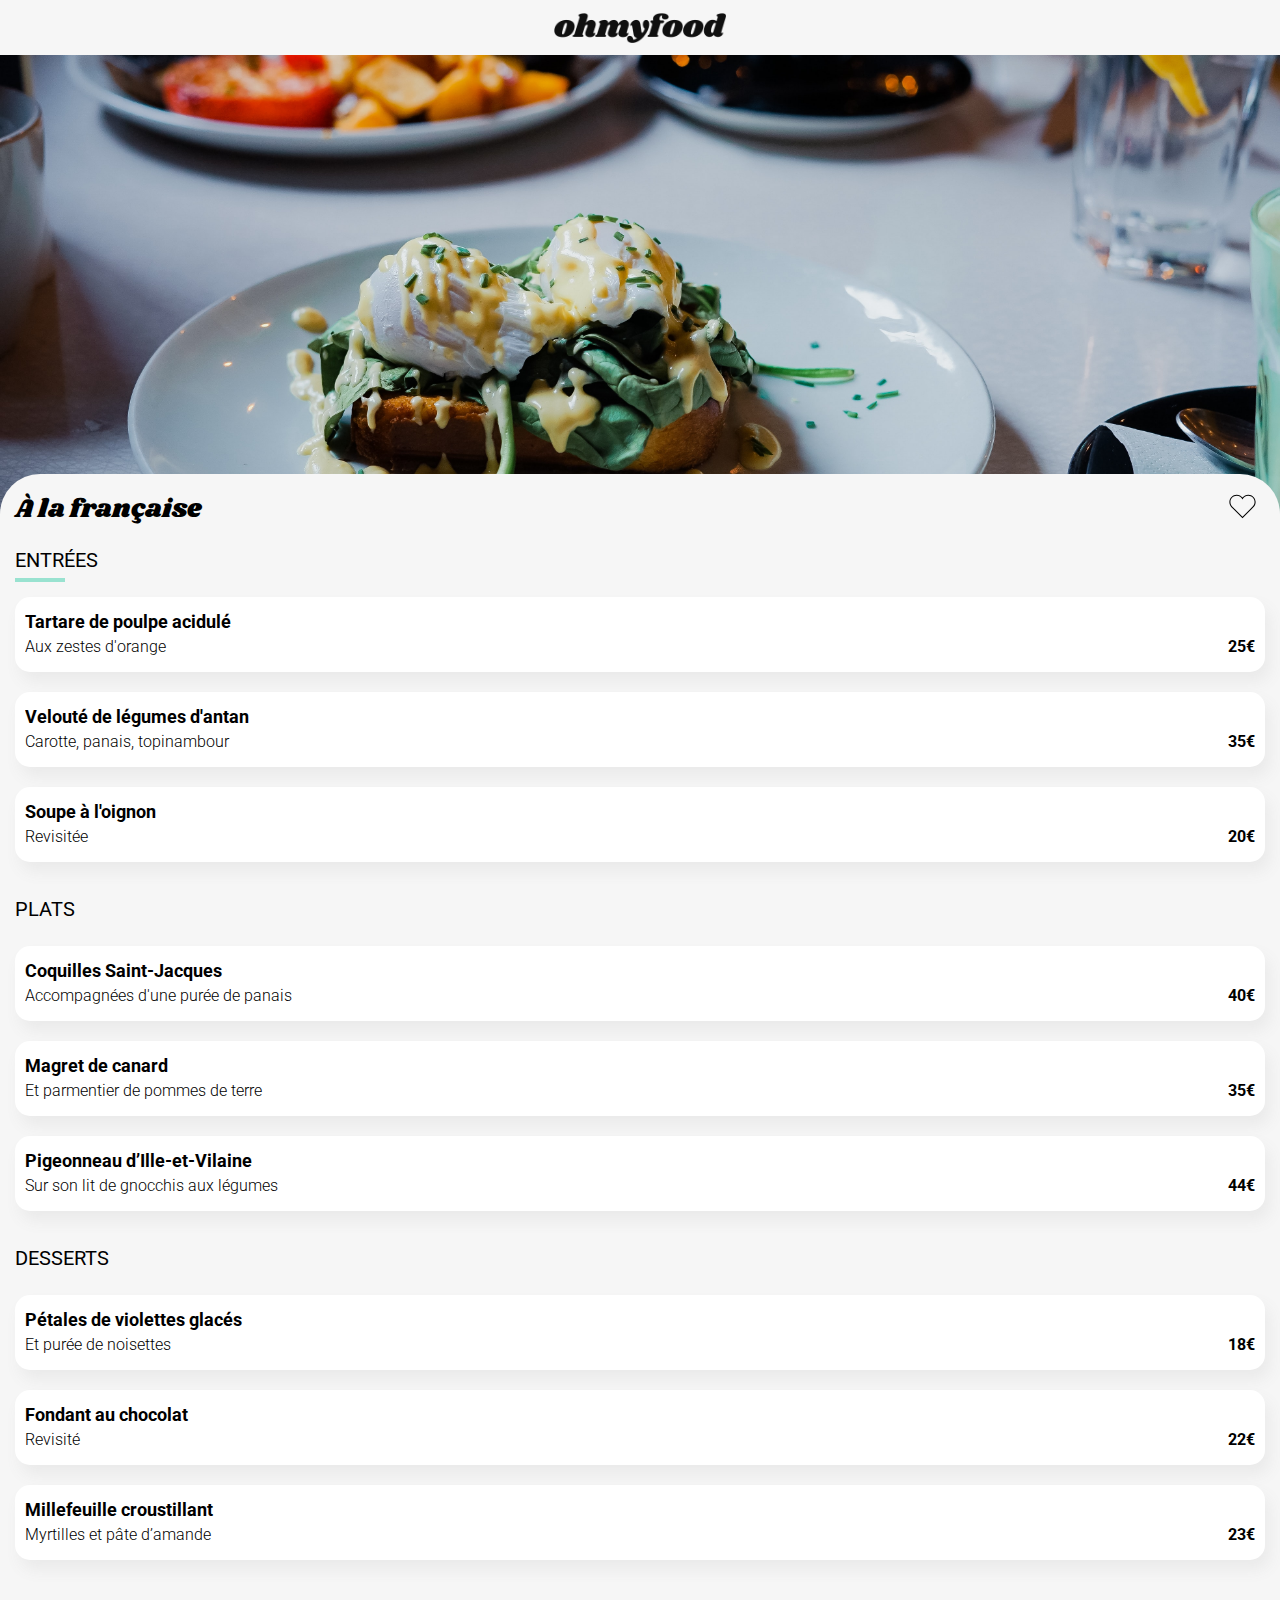
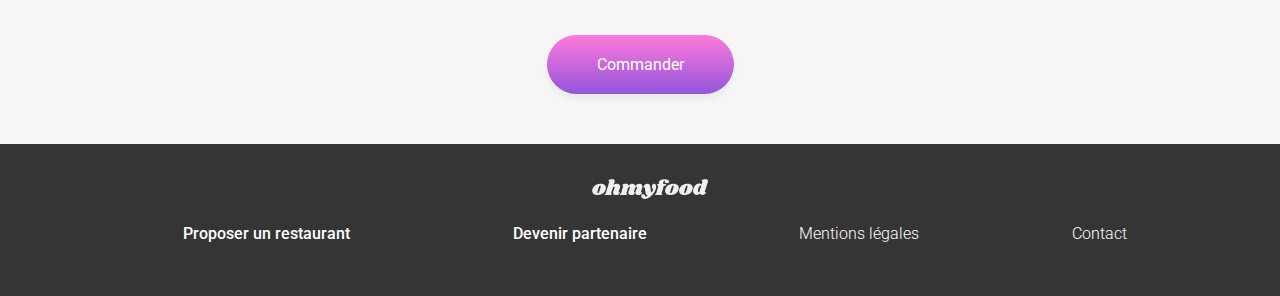
<file: alafrancaise.html>
<!DOCTYPE html>
<html lang="fr">

<head>
    <meta charset="UTF-8">
    <meta name="viewport" content="width=device-width, initial-scale=1" />
    <link rel="stylesheet" href="css/main.css">
    <link rel="stylesheet" href="https://maxst.icons8.com/vue-static/landings/line-awesome/line-awesome/1.3.0/css/line-awesome.min.css">
    <link rel="preconnect" href="https://fonts.googleapis.com">
    <link rel="preconnect" href="https://fonts.gstatic.com" crossorigin>
    <link href="https://fonts.googleapis.com/css2?family=Roboto:wght@100;300;400;500;700&family=Shrikhand&display=swap" rel="stylesheet">
    <title>Oh My Food</title>
</head>

<body class="fond__gris">
    <!-- LOGO -->
    <header>
        <div class="retour">
            <a href="index.html">
                <i class="las la-arrow-left"></i>
            </a>
        </div>

        <div class="logo">
            <a href="">
                <img src="images/logo/ohmyfood.png" alt="Logo du site"/>
            </a>
        </div>
    </header>
    <!-- PHOTO DU MENU -->
    <div class="photo">
        <img class="photo__menu" src="images/restaurants/toa-heftiba-DQKerTsQwi0-unsplash.jpg" alt="Une assiète sur une table"/>
    </div>
    
    <main>
        <!-- CONTENU DU MENU-->
        <div class="contenu__menu fond__gris">
            <div class="contenu__menu__titre-coeur">
                <h1>À la française</h1>
                <div class="coeur__conteneur">
                    <img class="coeur__vide" src="./images/icone/coeur_vide.svg" alt="Un coeur vide">
                    <svg class="coeur__plein" viewBox="0 0 512 512">
                        <defs>
                            <linearGradient id="dégradé" x1="0" x2="0" y1="0" y2="1">
                                <stop class="dégradé-1" offset="0%"/>
                                <stop class="dégradé-2" offset="70%"/>
                            </linearGradient>
                        </defs>
                        <path d="M340.8,83C307,83,276,98.8,256,124.8c-20-26-51-41.8-84.8-41.8C112.1,83,64,131.3,64,190.7c0,27.9,10.6,54.4,29.9,74.6 L245.1,418l10.9,11l10.9-11l148.3-149.8c21-20.3,32.8-47.9,32.8-77.5C448,131.3,399.9,83,340.8,83L340.8,83z"/>
                    </svg>
                </div>
            </div>
            <!-- ENTREES-->
            <section class="menu">
                <h2 class="menu__bordure taille__titre">ENTRÉES</h2>
                <article class="menu__annonce">
                    <div class="menu__titre-texte-prix">
                        <h3>Tartare de poulpe acidulé</h3>
                        <div class="menu__texte-prix">
                            <p>Aux zestes d'orange</p>
                            <span class="prix">25€</span>
                        </div>
                    </div>
                    <div class="affichage__valider">
                        <i class="affichage__valider-icone lar la-check-circle"></i>
                    </div>
                </article>
           
                <article class="menu__annonce">
                    <div class="menu__titre-texte-prix">
                        <h3>Velouté de légumes d'antan</h3>
                        <div class="menu__texte-prix">
                            <p>Carotte, panais, topinambour</p>
                            <span class="prix">35€</span>
                        </div>
                    </div>
                    <div class="affichage__valider">
                        <i class="affichage__valider-icone lar la-check-circle"></i>
                    </div>
                </article>
                
                <article class="menu__annonce">
                    <div class="menu__titre-texte-prix">
                        <h3>Soupe à l'oignon</h3>
                        <div class="menu__texte-prix">
                            <p>Revisitée</p>
                            <span class="prix">20€</span>
                        </div>
                    </div>
                    <div class="affichage__valider">
                        <i class="affichage__valider-icone lar la-check-circle"></i>
                    </div>
                </article>
            </section>
            <!-- PLATS -->
            <section class="menu">
                <h2 class="bordure__menu taille__titre">PLATS</h2>
                <article class="menu__annonce">
                    <div class="menu__titre-texte-prix">
                        <h3>Coquilles Saint-Jacques</h3>
                        <div class="menu__texte-prix">
                            <p>Accompagnées d'une purée de panais</p>
                            <span class="prix">40€</span>
                        </div>
                    </div>
                    <div class="affichage__valider">
                        <i class="affichage__valider-icone lar la-check-circle"></i>
                    </div>
                </article>

                <article class="menu__annonce">
                    <div class="menu__titre-texte-prix">
                        <h3>Magret de canard</h3>
                        <div class="menu__texte-prix">
                            <p>Et parmentier de pommes de terre</p>
                            <span class="prix">35€</span>
                        </div>
                    </div>
                    <div class="affichage__valider">
                        <i class="affichage__valider-icone lar la-check-circle"></i>
                    </div>
                </article>

                <article class="menu__annonce">
                    <div class="menu__titre-texte-prix">
                        <h3>Pigeonneau d’Ille-et-Vilaine</h3>
                        <div class="menu__texte-prix">
                            <p>Sur son lit de gnocchis aux légumes</p>
                            <span class="prix">44€</span>
                        </div>
                    </div>
                    <div class="affichage__valider">
                        <i class="affichage__valider-icone lar la-check-circle"></i>
                    </div>
                </article>
            </section>
            <!-- DESSERTS -->
            <section class="menu">
                <h2 class="bordure__menu taille__titre">DESSERTS</h2>
                <article class="menu__annonce">
                    <div class="menu__titre-texte-prix">
                        <h3>Pétales de violettes glacés</h3>
                        <div class="menu__texte-prix">
                            <p>Et purée de noisettes</p>
                            <span class="prix">18€</span>
                        </div>
                    </div>
                    <div class="affichage__valider">
                        <i class="affichage__valider-icone lar la-check-circle"></i>
                    </div>
                </article>

                <article class="menu__annonce">
                    <div class="menu__titre-texte-prix">
                        <h3>Fondant au chocolat</h3>
                        <div class="menu__texte-prix">
                            <p>Revisité</p>
                            <span class="prix">22€</span>
                        </div>
                    </div>
                    <div class="affichage__valider">
                        <i class="affichage__valider-icone lar la-check-circle"></i>
                    </div>
                </article>
                
                <article class="menu__annonce">
                    <div class="menu__titre-texte-prix">
                        <h3>Millefeuille croustillant</h3>
                        <div class="menu__texte-prix">
                            <p>Myrtilles et pâte d’amande</p>
                            <span class="prix">23€</span>
                        </div>
                    </div>
                    <div class="affichage__valider">
                        <i class="affichage__valider-icone lar la-check-circle"></i>
                    </div>
                </article>
            </section>
            <!-- BOUTON -->
            <div class="menu__btn">
                <button class="menu__btn__commander" type="submit">Commander</button>
            </div>
        </div>
    </main>
    <!-- BAS DE PAGE -->
    <footer class="footer">
        <div class="footer__logo">
            <a href="index.html">
                <img src="images/logo/ohmyfood@2x.svg" alt="Logo du site en bas de page"/>
            </a>
        </div>

        <div class="footer__infos">
            <div class="footer__info">
                <div class="footer__info-icone">
                    <i class="las la-utensils"></i>
                </div>
                <a href="">Proposer un restaurant</a>
            </div>

            <div class="footer__info">
                <div class="footer__info-icone">
                    <i class="las la-hands-helping"></i>
                </div>
                <a href="">Devenir partenaire</a>
            </div>

            <div class="footer__info-2">
                <a href="">Mentions légales</a>
            </div>

            <div class="footer__info-2">
                <a href="mailto:test@test.com">Contact</a>
            </div>
        </div>
    </footer>
</body>

</html>
</file>
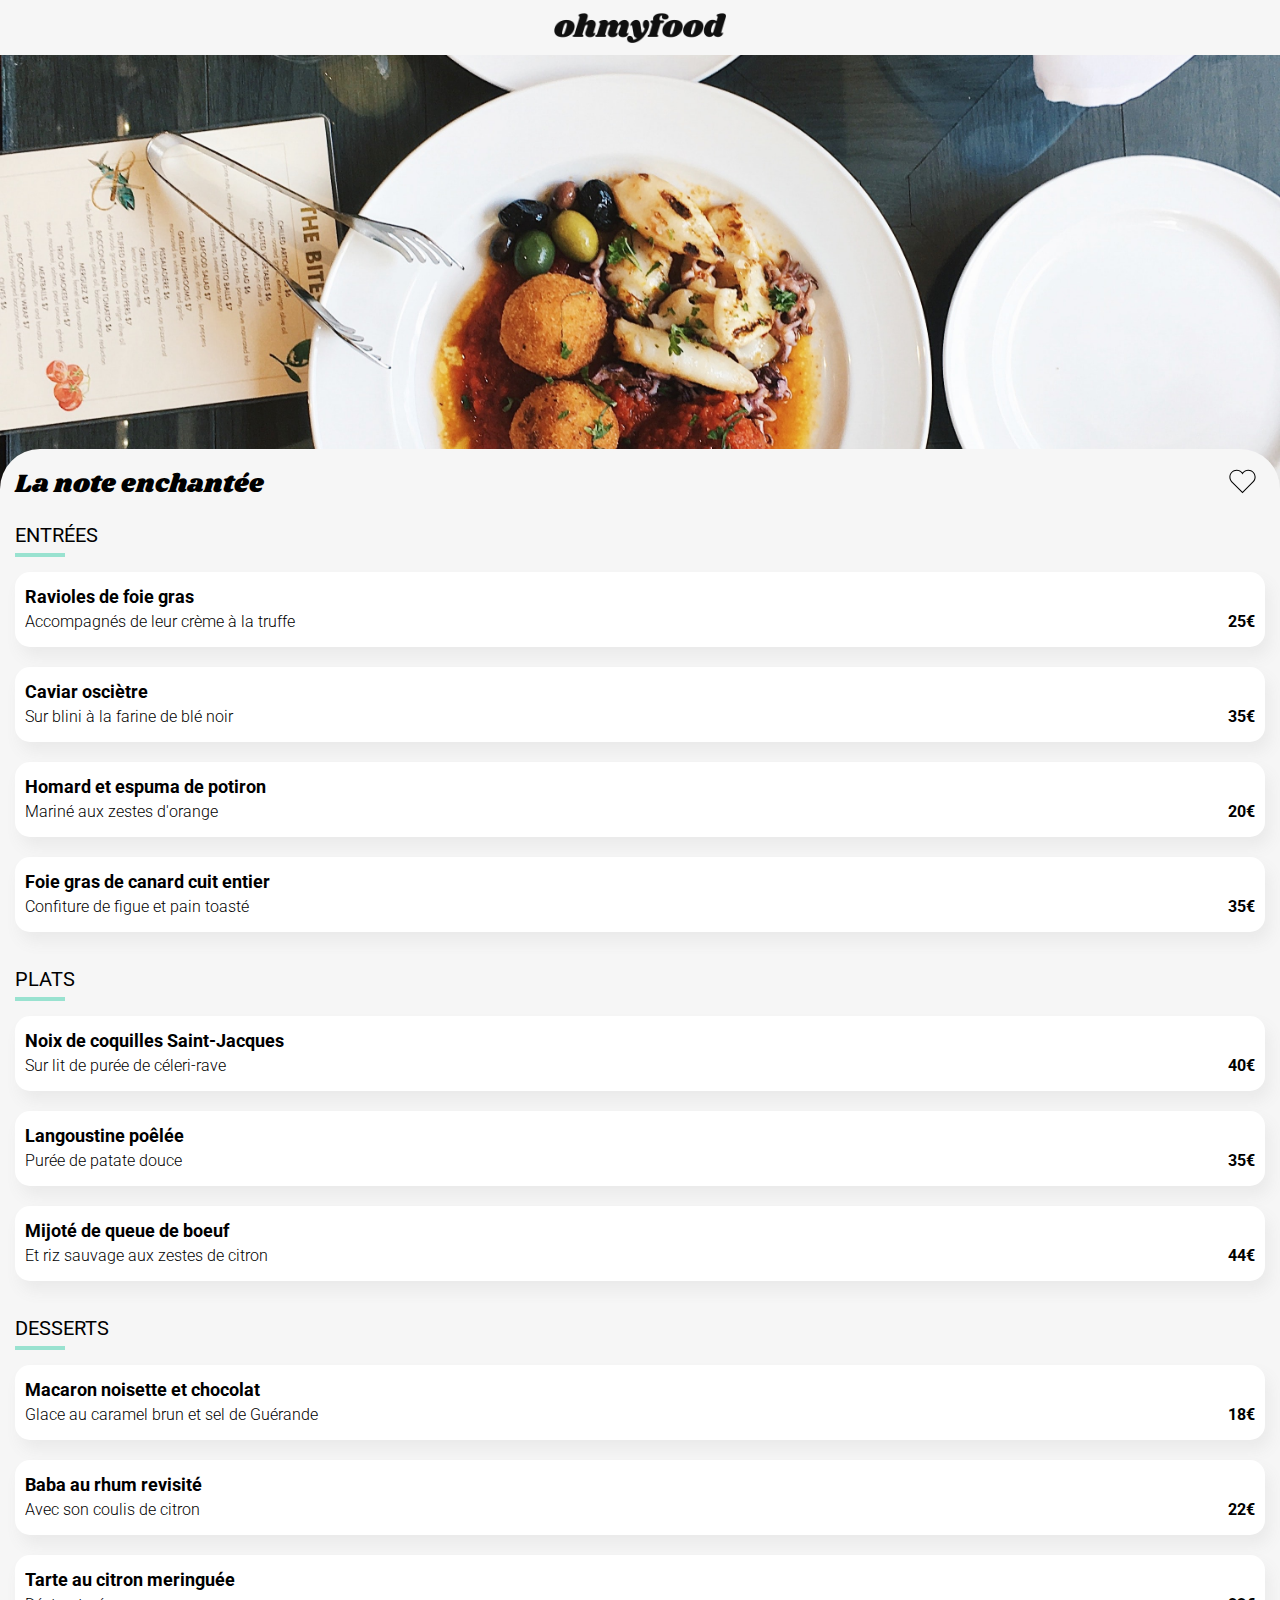
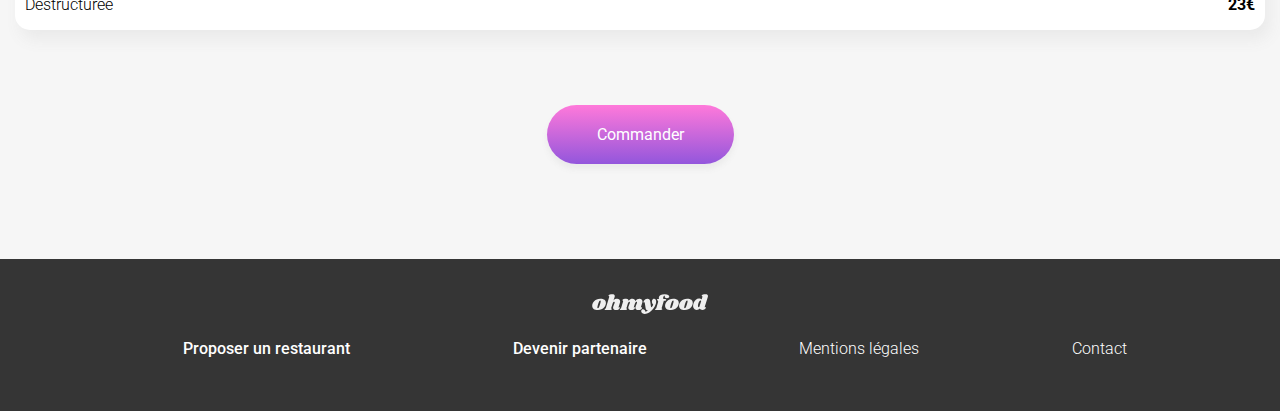
<file: lanoteenchantee.html>
<!DOCTYPE html>
<html lang="fr">

<head>
    <meta charset="UTF-8">
    <meta name="viewport" content="width=device-width, initial-scale=1" />
    <link rel="stylesheet" href="css/main.css">
    <link rel="stylesheet" href="https://maxst.icons8.com/vue-static/landings/line-awesome/line-awesome/1.3.0/css/line-awesome.min.css">
    <link rel="preconnect" href="https://fonts.googleapis.com">
    <link rel="preconnect" href="https://fonts.gstatic.com" crossorigin>
    <link href="https://fonts.googleapis.com/css2?family=Roboto:wght@100;300;400;500;700&family=Shrikhand&display=swap" rel="stylesheet">
    <title>Oh My Food</title>
</head>

<body class="fond__gris">
    <!-- LOGO -->
    <header>
        <div class="retour">
            <a href="index.html">
                <i class="las la-arrow-left"></i>
            </a>
        </div>

        <div class="logo">
            <a href="">
                <img src="images/logo/ohmyfood.png" alt="Logo du site"/>
            </a>
        </div>
    </header>
    <!-- PHOTO DU MENU -->
    <div class="photo">
        <img class="photo__menu-lne" src="images/restaurants/stil-u2Lp8tXIcjw-unsplash.jpg" alt="Une assiète sur une table"/>
    </div>

    <main class="fond__gris">
        <!-- CONTENU DU MENU-->
        <div class="contenu__menu fond__gris contenu__menu-lne">
            <div class="contenu__menu__titre-coeur">
                <h1>La note enchantée</h1>
                <div class="coeur__conteneur">
                    <img class="coeur__vide" src="./images/icone/coeur_vide.svg" alt="Un coeur vide">
                    <svg class="coeur__plein" viewBox="0 0 512 512">
                        <defs>
                            <linearGradient id="dégradé" x1="0" x2="0" y1="0" y2="1">
                                <stop class="dégradé-1" offset="0%"/>
                                <stop class="dégradé-2" offset="70%"/>
                            </linearGradient>
                        </defs>
                        <path d="M340.8,83C307,83,276,98.8,256,124.8c-20-26-51-41.8-84.8-41.8C112.1,83,64,131.3,64,190.7c0,27.9,10.6,54.4,29.9,74.6 L245.1,418l10.9,11l10.9-11l148.3-149.8c21-20.3,32.8-47.9,32.8-77.5C448,131.3,399.9,83,340.8,83L340.8,83z"/>
                    </svg>
                </div>
            </div>
            <!-- ENTREES-->
            <section class="menu">
                <h2 class="menu__bordure taille__titre">ENTRÉES</h2>
                <article class="menu__annonce">
                    <div class="menu__titre-texte-prix">
                        <h3>Ravioles de foie gras</h3>
                        <div class="menu__texte-prix">
                            <p>Accompagnés de leur crème à la truffe</p>
                            <span class="prix">25€</span>
                        </div>
                    </div>
                    <div class="affichage__valider">
                        <i class="affichage__valider-icone lar la-check-circle"></i>
                    </div>
                </article>
                
                <article class="menu__annonce">
                    <div class="menu__titre-texte-prix">
                        <h3>Caviar osciètre</h3>
                        <div class="menu__texte-prix">
                            <p>Sur blini à la farine de blé noir</p>
                            <span class="prix">35€</span>
                        </div>
                    </div>
                    <div class="affichage__valider">
                        <i class="affichage__valider-icone lar la-check-circle"></i>
                    </div>
                </article>

                <article class="menu__annonce">
                    <div class="menu__titre-texte-prix">
                        <h3>Homard et espuma de potiron</h3>
                        <div class="menu__texte-prix">
                            <p>Mariné aux zestes d'orange</p>
                            <span class="prix">20€</span>
                        </div>
                    </div>
                    <div class="affichage__valider">
                        <i class="affichage__valider-icone lar la-check-circle"></i>
                    </div>
                </article>

                <article class="menu__annonce">
                    <div class="menu__titre-texte-prix">
                        <h3>Foie gras de canard cuit entier</h3>
                        <div class="menu__texte-prix">
                            <p>Confiture de figue et pain toasté</p>
                            <span class="prix">35€</span>
                        </div>
                    </div>
                    <div class="affichage__valider">
                        <i class="affichage__valider-icone lar la-check-circle"></i>
                    </div>
                </article>
            </section>
            <!-- PLATS -->
            <section class="menu">
                <h2 class="menu__bordure taille__titre">PLATS</h2>
                <article class="menu__annonce">
                    <div class="menu__titre-texte-prix">
                        <h3>Noix de coquilles Saint-Jacques</h3>
                        <div class="menu__texte-prix">
                            <p>Sur lit de purée de céleri-rave</p>
                            <span class="prix">40€</span>
                        </div>
                    </div>
                    <div class="affichage__valider">
                        <i class="affichage__valider-icone lar la-check-circle"></i>
                    </div>
                </article>
                
                <article class="menu__annonce">
                    <div class="menu__titre-texte-prix">
                        <h3>Langoustine poêlée</h3>
                        <div class="menu__texte-prix">
                            <p>Purée de patate douce</p>
                            <span class="prix">35€</span>
                        </div>
                    </div>
                    <div class="affichage__valider">
                        <i class="affichage__valider-icone lar la-check-circle"></i>
                    </div>
                </article>

                <article class="menu__annonce">
                    <div class="menu__titre-texte-prix">
                        <h3>Mijoté de queue de boeuf</h3>
                        <div class="menu__texte-prix">
                            <p>Et riz sauvage aux zestes de citron</p>
                            <span class="prix">44€</span>
                        </div>
                    </div>
                    <div class="affichage__valider">
                        <i class="affichage__valider-icone lar la-check-circle"></i>
                    </div>
                </article>
            </section>
            <!-- DESSERTS -->
            <section class="menu">
                <h2 class="menu__bordure taille__titre">DESSERTS</h2>
                <article class="menu__annonce">
                    <div class="menu__titre-texte-prix">
                        <h3>Macaron noisette et chocolat</h3>
                        <div class="menu__texte-prix">
                            <p>Glace au caramel brun et sel de Guérande</p>
                            <span class="prix">18€</span>
                        </div>
                    </div>
                    <div class="affichage__valider">
                        <i class="affichage__valider-icone lar la-check-circle"></i>
                    </div>
                </article>

                <article class="menu__annonce">
                    <div class="menu__titre-texte-prix">
                        <h3>Baba au rhum revisité</h3>
                        <div class="menu__texte-prix">
                            <p>Avec son coulis de citron</p>
                            <span class="prix">22€</span>
                        </div>
                    </div>
                    <div class="affichage__valider">
                        <i class="affichage__valider-icone lar la-check-circle"></i>
                    </div>
                </article>
                
                <article class="menu__annonce">
                    <div class="menu__titre-texte-prix">
                        <h3>Tarte au citron meringuée</h3>
                        <div class="menu__texte-prix">
                            <p>Déstructurée</p>
                            <span class="prix">23€</span>
                        </div>
                    </div>
                    <div class="affichage__valider">
                        <i class="affichage__valider-icone lar la-check-circle"></i>
                    </div>
                </article>
            </section>
            <!-- BOUTON -->
            <div class="menu__btn">
                <button class="menu__btn__commander" type="submit">Commander</button>
            </div>
        </div>
    </main>
    <!-- BAS DE PAGE -->
    <footer class="footer">
        <div class="footer__logo">
            <a href="index.html">
                <img src="images/logo/ohmyfood@2x.svg" alt="Logo du site en bas de page"/>
            </a>
        </div>

        <div class="footer__infos">
            <div class="footer__info">
                <div class="footer__info-icone">
                    <i class="las la-utensils"></i>
                </div>
                <a href="">Proposer un restaurant</a>
            </div>

            <div class="footer__info">
                <div class="footer__info-icone">
                    <i class="las la-hands-helping"></i>
                </div>
                <a href="">Devenir partenaire</a>
            </div>

            <div class="footer__info-2">
                <a href="">Mentions légales</a>
            </div>
            <div class="footer__info-2">
                <a href="mailto:test@test.com">Contact</a>
            </div>
        </div>
    </footer>
</body>

</html>
</file>
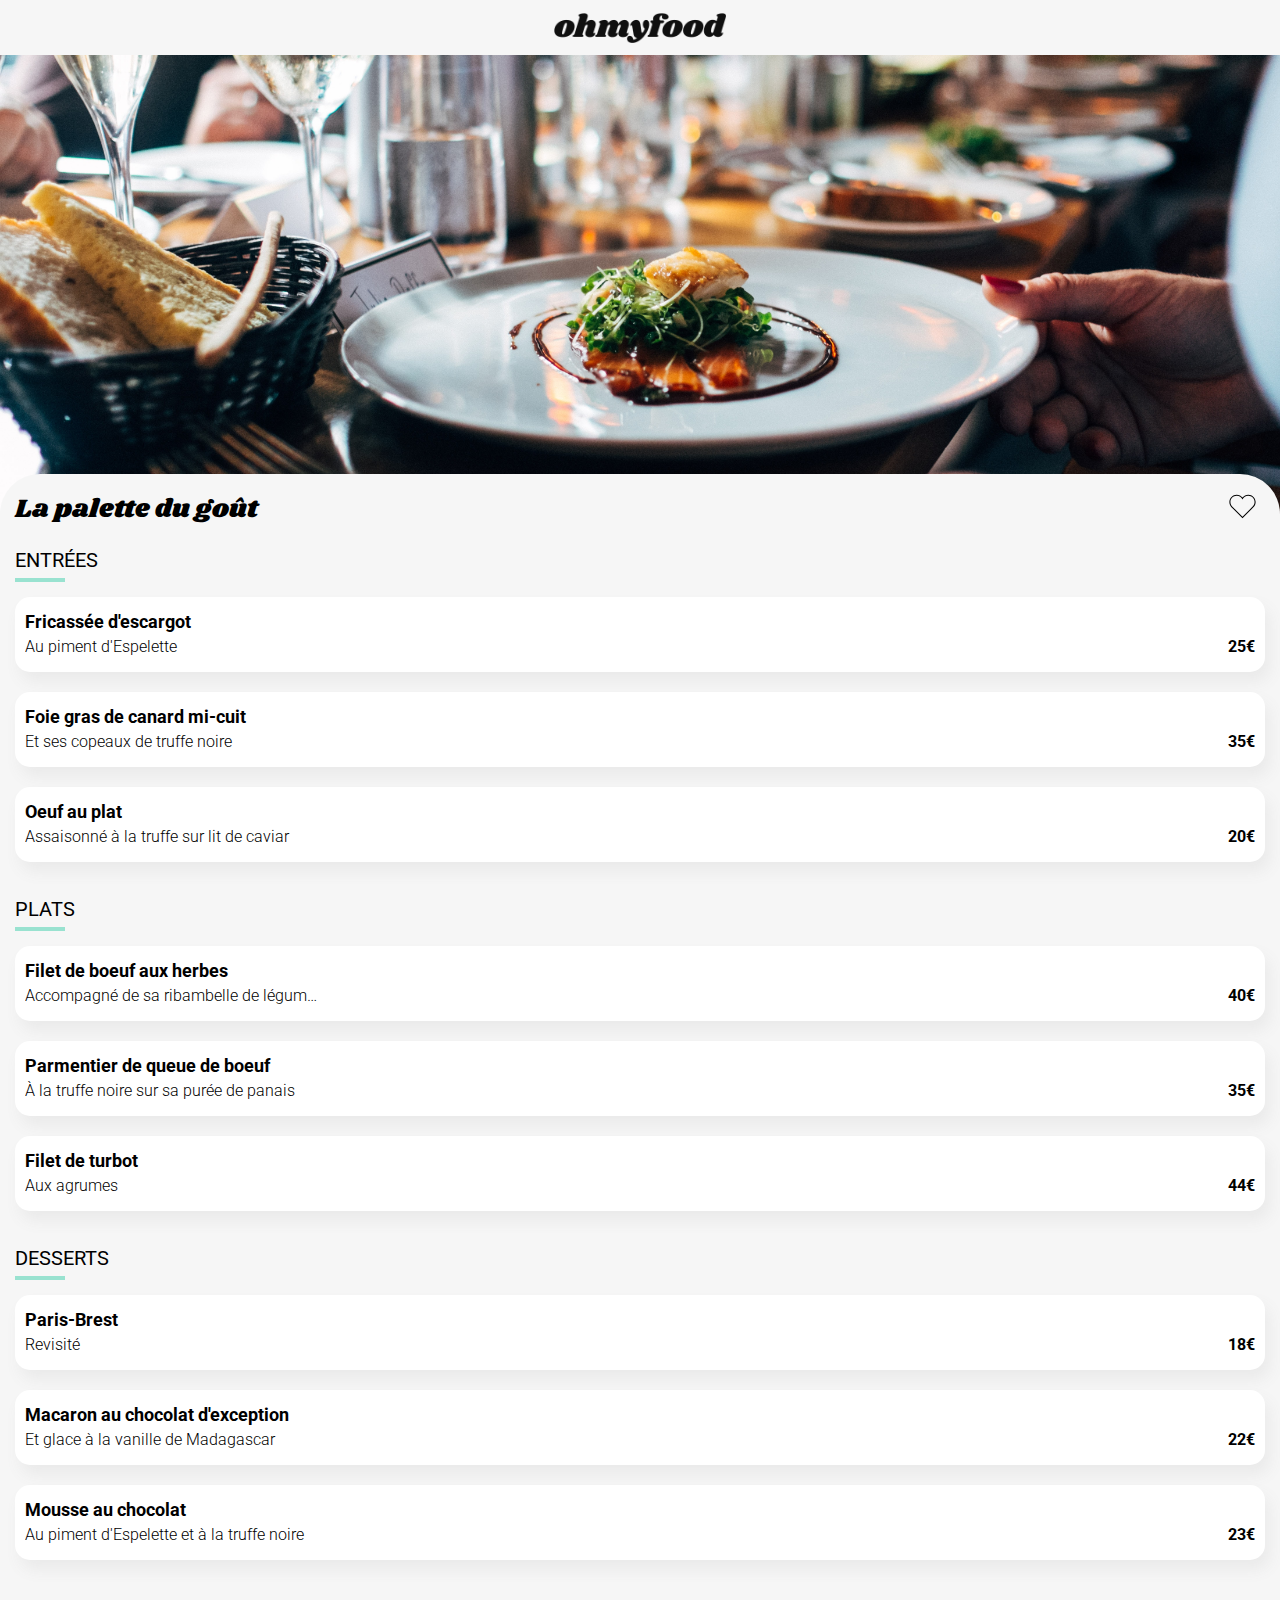
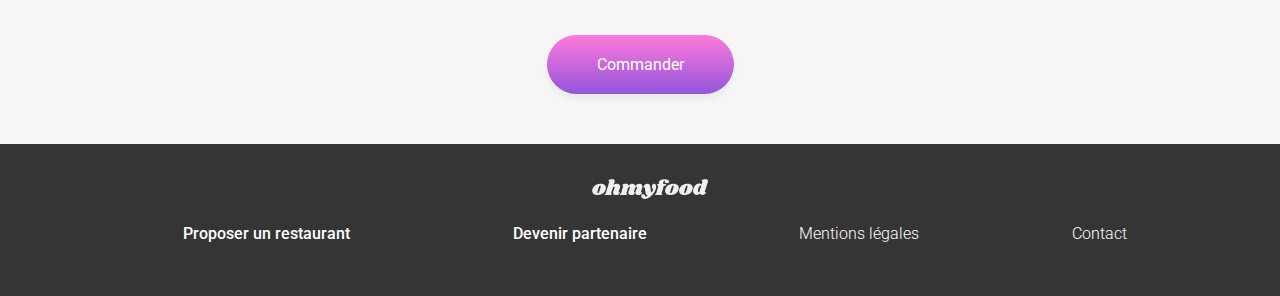
<file: lapalettedugout.html>
<!DOCTYPE html>
<html lang="fr">

<head>
    <meta charset="UTF-8">
    <meta name="viewport" content="width=device-width, initial-scale=1" />
    <link rel="stylesheet" href="css/main.css">
    <link rel="stylesheet" href="https://maxst.icons8.com/vue-static/landings/line-awesome/line-awesome/1.3.0/css/line-awesome.min.css">
    <link rel="preconnect" href="https://fonts.googleapis.com">
    <link rel="preconnect" href="https://fonts.gstatic.com" crossorigin>
    <link href="https://fonts.googleapis.com/css2?family=Roboto:wght@100;300;400;500;700&family=Shrikhand&display=swap" rel="stylesheet">
    <title>Oh My Food</title>
</head>

<body class="fond__gris">
    <!-- LOGO -->
    <header>
        <div class="retour">
            <a href="index.html">
                <i class="las la-arrow-left"></i>
            </a>
        </div>

        <div class="logo">
            <a href="">
                <img src="images/logo/ohmyfood.png" alt="Logo du site"/>
            </a>
        </div>
    </header>
    <!-- PHOTO DU MENU -->
    <div class="photo">
        <img class="photo__menu" src="./images/restaurants/jay-wennington-N_Y88TWmGwA-unsplash.jpg" alt="Une assiète sur une table"/>
    </div>
    
    <main>
        <!-- CONTENU DU MENU-->
        <div class="contenu__menu fond__gris">
            <div class="contenu__menu__titre-coeur">
                <h1>La palette du goût</h1>
                <div class="coeur__conteneur">
                    <img class="coeur__vide" src="./images/icone/coeur_vide.svg" alt="Un coeur vide">
                    <svg class="coeur__plein" viewBox="0 0 512 512">
                        <defs>
                            <linearGradient id="dégradé" x1="0" x2="0" y1="0" y2="1">
                                <stop class="dégradé-1" offset="0%"/>
                                <stop class="dégradé-2" offset="70%"/>
                            </linearGradient>
                        </defs>
                        <path d="M340.8,83C307,83,276,98.8,256,124.8c-20-26-51-41.8-84.8-41.8C112.1,83,64,131.3,64,190.7c0,27.9,10.6,54.4,29.9,74.6 L245.1,418l10.9,11l10.9-11l148.3-149.8c21-20.3,32.8-47.9,32.8-77.5C448,131.3,399.9,83,340.8,83L340.8,83z"/>
                    </svg>
                </div>
            </div>
            <!-- ENTREES-->
            <section class="menu">
                <h2 class="menu__bordure taille__titre">ENTRÉES</h2>
                <article class="menu__annonce">
                    <div class="menu__titre-texte-prix">
                        <h3>Fricassée d'escargot</h3>
                        <div class="menu__texte-prix">
                            <p>Au piment d'Espelette</p>
                            <span class="prix">25€</span>
                        </div>
                    </div>
                    <div class="affichage__valider">
                        <i class="affichage__valider-icone lar la-check-circle"></i>
                    </div>
                </article>

                <article class="menu__annonce">
                    <div class="menu__titre-texte-prix">
                        <h3>Foie gras de canard mi-cuit</h3>
                        <div class="menu__texte-prix">
                            <p>Et ses copeaux de truffe noire</p>
                            <span class="prix">35€</span>
                        </div>
                    </div>
                    <div class="affichage__valider">
                        <i class="affichage__valider-icone lar la-check-circle"></i>
                    </div>
                </article>

                <article class="menu__annonce">
                    <div class="menu__titre-texte-prix">
                        <h3>Oeuf au plat</h3>
                        <div class="menu__texte-prix">
                            <p>Assaisonné à la truffe sur lit de caviar</p>
                            <span class="prix">20€</span>
                        </div>
                    </div>
                    <div class="affichage__valider">
                        <i class="affichage__valider-icone lar la-check-circle"></i>
                    </div>
                </article>
            </section>
            <!-- PLATS -->
            <section class="menu">
                <h2 class="menu__bordure taille__titre">PLATS</h2>
                <article class="menu__annonce">
                    <div class="menu__titre-texte-prix">
                        <h3>Filet de boeuf aux herbes</h3>
                        <div class="menu__texte-prix">
                            <p>Accompagné de sa ribambelle de légumes</p>
                            <span class="prix">40€</span>
                        </div>
                    </div>
                    <div class="affichage__valider">
                        <i class="affichage__valider-icone lar la-check-circle"></i>
                    </div>
                </article>

                <article class="menu__annonce">
                    <div class="menu__titre-texte-prix">
                        <h3>Parmentier de queue de boeuf</h3>
                        <div class="menu__texte-prix">
                            <p>À la truffe noire sur sa purée de panais</p>
                            <span class="prix">35€</span>
                        </div>
                    </div>
                    <div class="affichage__valider">
                        <i class="affichage__valider-icone lar la-check-circle"></i>
                    </div>
                </article>

                <article class="menu__annonce">
                    <div class="menu__titre-texte-prix">
                        <h3>Filet de turbot</h3>
                        <div class="menu__texte-prix">
                            <p>Aux agrumes</p>
                            <span class="prix">44€</span>
                        </div>
                    </div>
                    <div class="affichage__valider">
                        <i class="affichage__valider-icone lar la-check-circle"></i>
                    </div>
                </article>
            </section>
            <!-- DESSERTS -->
            <section class="menu">
                <h2 class="menu__bordure taille__titre">DESSERTS</h2>
                <article class="menu__annonce">
                    <div class="menu__titre-texte-prix">
                        <h3>Paris-Brest</h3>
                        <div class="menu__texte-prix">
                            <p>Revisité</p>
                            <span class="prix">18€</span>
                        </div>
                    </div>
                    <div class="affichage__valider">
                        <i class="affichage__valider-icone lar la-check-circle"></i>
                    </div>
                </article>

                <article class="menu__annonce">
                    <div class="menu__titre-texte-prix">
                        <h3>Macaron au chocolat d'exception</h3>
                        <div class="menu__texte-prix">
                            <p>Et glace à la vanille de Madagascar</p>
                            <span class="prix">22€</span>
                        </div>
                    </div>
                    <div class="affichage__valider">
                        <i class="affichage__valider-icone lar la-check-circle"></i>
                    </div>
                </article>

                <article class="menu__annonce">
                    <div class="menu__titre-texte-prix">
                        <h3>Mousse au chocolat</h3>
                        <div class="menu__texte-prix">
                            <p>Au piment d'Espelette et à la truffe noire</p>
                            <span class="prix">23€</span>
                        </div>
                    </div>
                    <div class="affichage__valider">
                        <i class="affichage__valider-icone lar la-check-circle"></i>
                    </div>
                </article>
            </section>
            <!-- BOUTON -->
            <div class="menu__btn">
                <button class="menu__btn__commander" type="submit">Commander</button>
            </div>
        </div>
    </main>
    <!-- BAS DE PAGE -->
    <footer class="footer">
        <div class="footer__logo">
            <a href="index.html">
                <img src="images/logo/ohmyfood@2x.svg" alt="Logo du site en bas de page"/>
            </a>
        </div>

        <div class="footer__infos">
            <div class="footer__info">
                <div class="footer__info-icone">
                    <i class="las la-utensils"></i>
                </div>
                <a href="">Proposer un restaurant</a>
            </div>

            <div class="footer__info">
                <div class="footer__info-icone">
                    <i class="las la-hands-helping"></i>
                </div>
                <a href="">Devenir partenaire</a>
            </div>

            <div class="footer__info-2">
                <a href="">Mentions légales</a>
            </div>
            <div class="footer__info-2">
                <a href="mailto:test@test.com">Contact</a>
            </div>
        </div>
    </footer>
</body>

</html>
</file>
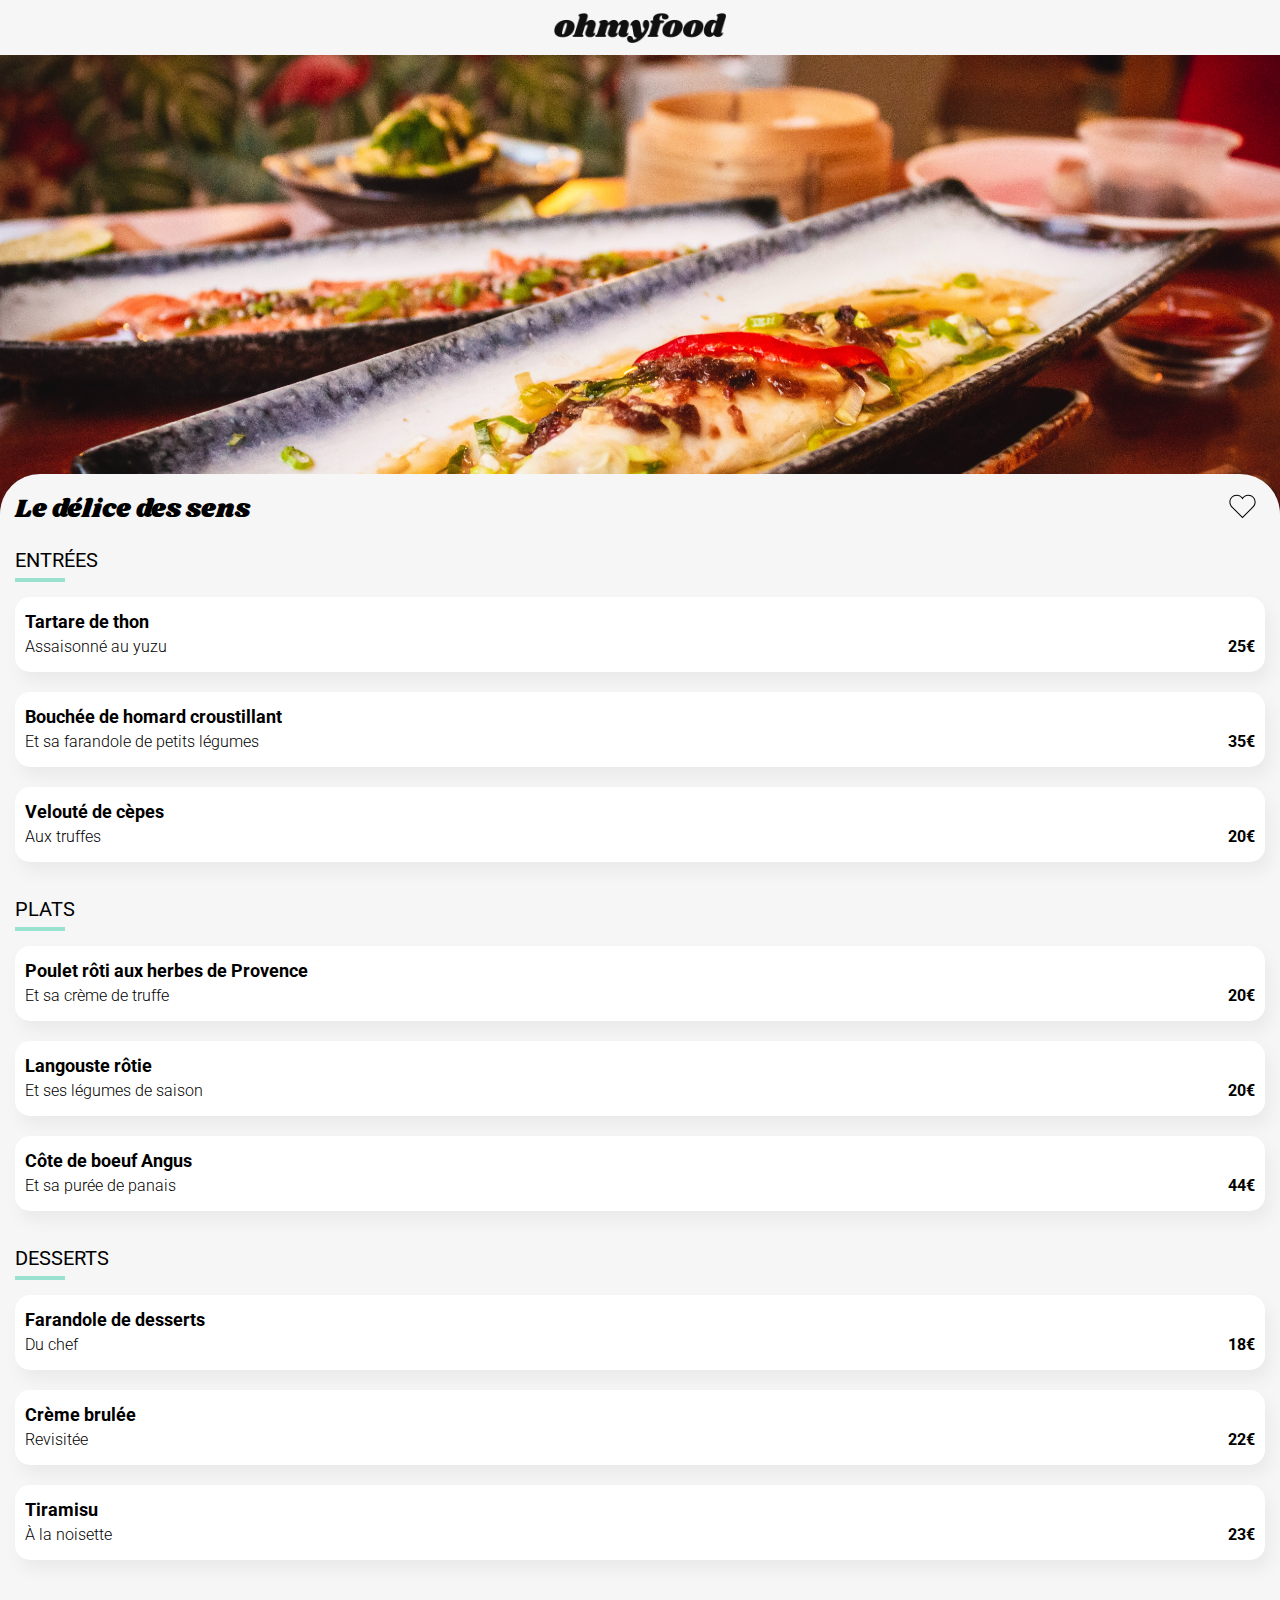
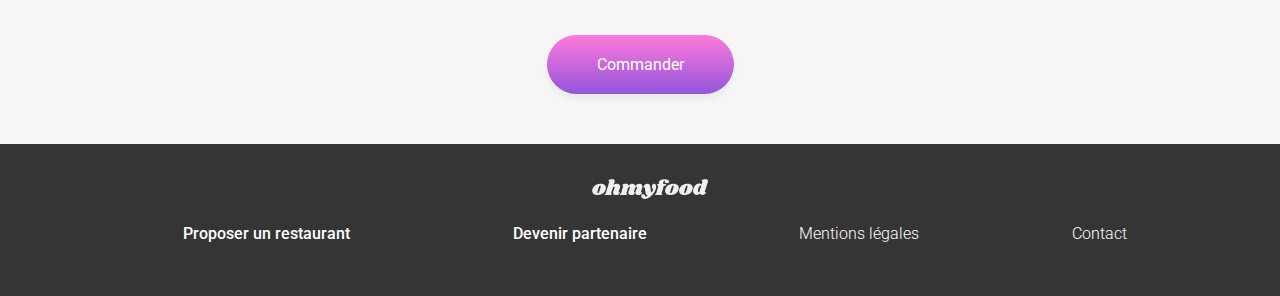
<file: ledelicedessens.html>
<!DOCTYPE html>
<html lang="fr">

<head>
    <meta charset="UTF-8">
    <meta name="viewport" content="width=device-width, initial-scale=1" />
    <link rel="stylesheet" href="css/main.css">
    <link rel="stylesheet" href="https://maxst.icons8.com/vue-static/landings/line-awesome/line-awesome/1.3.0/css/line-awesome.min.css">
    <link rel="preconnect" href="https://fonts.googleapis.com">
    <link rel="preconnect" href="https://fonts.gstatic.com" crossorigin>
    <link href="https://fonts.googleapis.com/css2?family=Roboto:wght@100;300;400;500;700&&family=Shrikhand&display=swap" rel="stylesheet">
    <title>Oh My Food</title>
</head>

<body class="fond__gris">
    <!-- LOGO -->
    <header>
        <div class="retour">
            <a href="index.html">
                <i class="las la-arrow-left"></i>
            </a>
        </div>

        <div class="logo">
            <a href="">
                <img src="images/logo/ohmyfood.png" alt="Logo du site"/>
            </a>
        </div>
    </header>
    <!-- PHOTO DU MENU -->
    <div class="photo">
        <img class="photo__menu" src="images/restaurants/louis-hansel-shotsoflouis-qNBGVyOCY8Q-unsplash.jpg" alt="Un plat sur une table"/>
    </div>

    <main>
        <!-- CONTENU DU MENU-->
        <div class="contenu__menu fond__gris">
            <div class="contenu__menu__titre-coeur">
                <h1>Le délice des sens</h1>
                <div class="coeur__conteneur">
                    <img class="coeur__vide" src="./images/icone/coeur_vide.svg" alt="Un coeur vide">
                    <svg class="coeur__plein" viewBox="0 0 512 512">
                        <defs>
                            <linearGradient id="dégradé" x1="0" x2="0" y1="0" y2="1">
                                <stop class="dégradé-1" offset="0%"/>
                                <stop class="dégradé-2" offset="70%"/>
                            </linearGradient>
                        </defs>
                        <path d="M340.8,83C307,83,276,98.8,256,124.8c-20-26-51-41.8-84.8-41.8C112.1,83,64,131.3,64,190.7c0,27.9,10.6,54.4,29.9,74.6 L245.1,418l10.9,11l10.9-11l148.3-149.8c21-20.3,32.8-47.9,32.8-77.5C448,131.3,399.9,83,340.8,83L340.8,83z"/>
                    </svg>
                </div>
            </div>
            <!-- ENTREES-->
            <section class="menu">
                <h2 class="menu__bordure taille__titre">ENTRÉES</h2>
                <article class="menu__annonce">
                    <div class="menu__titre-texte-prix">
                        <h3>Tartare de thon</h3>
                        <div class="menu__texte-prix">
                            <p>Assaisonné au yuzu</p>
                            <span class="prix">25€</span>
                        </div>
                    </div>
                    <div class="affichage__valider">
                        <i class="affichage__valider-icone lar la-check-circle"></i>
                    </div>
                </article>
                
                <article class="menu__annonce">
                    <div class="menu__titre-texte-prix">
                        <h3>Bouchée de homard croustillant</h3>
                        <div class="menu__texte-prix">
                            <p>Et sa farandole de petits légumes</p>
                            <span class="prix">35€</span>
                        </div>
                    </div>
                    <div class="affichage__valider">
                        <i class="affichage__valider-icone lar la-check-circle"></i>
                    </div>
                </article>

                <article class="menu__annonce">
                    <div class="menu__titre-texte-prix">
                        <h3>Velouté de cèpes</h3>
                        <div class="menu__texte-prix">
                            <p>Aux truffes</p>
                            <span class="prix">20€</span>
                        </div>
                    </div>
                    <div class="affichage__valider">
                        <i class="affichage__valider-icone lar la-check-circle"></i>
                    </div>
                </article>
            </section>
            <!-- PLATS -->
            <section class="menu">
                <h2 class="menu__bordure taille__titre">PLATS</h2>
                <article class="menu__annonce">
                    <div class="menu__titre-texte-prix">
                        <h3>Poulet rôti aux herbes de Provence</h3>
                        <div class="menu__texte-prix">
                            <p>Et sa crème de truffe</p>
                            <span class="prix">20€</span>
                        </div>
                    </div>
                    <div class="affichage__valider">
                        <i class="affichage__valider-icone lar la-check-circle"></i>
                    </div>
                </article>
                
                <article class="menu__annonce">
                    <div class="menu__titre-texte-prix">
                        <h3>Langouste rôtie</h3>
                        <div class="menu__texte-prix">
                            <p>Et ses légumes de saison</p>
                            <span class="prix">20€</span>
                        </div>
                    </div>
                    <div class="affichage__valider">
                        <i class="affichage__valider-icone lar la-check-circle"></i>
                    </div>
                </article>

                <article class="menu__annonce">
                    <div class="menu__titre-texte-prix">
                        <h3>Côte de boeuf Angus</h3>
                        <div class="menu__texte-prix">
                            <p>Et sa purée de panais</p>
                            <span class="prix">44€</span>
                        </div>
                    </div>
                    <div class="affichage__valider">
                        <i class="affichage__valider-icone lar la-check-circle"></i>
                    </div>
                </article>
            </section>
            <!-- DESSERTS -->
            <section class="menu">
                <h2 class="menu__bordure taille__titre">DESSERTS</h2>
                <article class="menu__annonce">
                    <div class="menu__titre-texte-prix">
                        <h3>Farandole de desserts</h3>
                        <div class="menu__texte-prix">
                            <p>Du chef</p>
                            <span class="prix">18€</span>
                        </div>
                    </div>
                    <div class="affichage__valider">
                        <i class="affichage__valider-icone lar la-check-circle"></i>
                    </div>
                </article>

                <article class="menu__annonce">
                    <div class="menu__titre-texte-prix">
                        <h3>Crème brulée</h3>
                        <div class="menu__texte-prix">
                            <p>Revisitée</p>
                            <span class="prix">22€</span>
                        </div>
                    </div>
                    <div class="affichage__valider">
                        <i class="affichage__valider-icone lar la-check-circle"></i>
                    </div>
                </article>

                <article class="menu__annonce">
                    <div class="menu__titre-texte-prix">
                        <h3>Tiramisu</h3>
                        <div class="menu__texte-prix">
                            <p>À la noisette</p>
                            <span class="prix">23€</span>
                        </div>
                    </div>
                    <div class="affichage__valider">
                        <i class="affichage__valider-icone lar la-check-circle"></i>
                    </div>
                </article>
            </section>
            <!-- BOUTON -->
            <div class="menu__btn">
                <button class="menu__btn__commander" type="submit">Commander</button>
            </div>
        </div>
    </main>
    <!-- BAS DE PAGE -->
    <footer class="footer">
        <div class="footer__logo">
            <a href="index.html">
                <img src="images/logo/ohmyfood@2x.svg" alt="Logo du site en bas de page"/>
            </a>
        </div>

        <div class="footer__infos">
            <div class="footer__info">
                <div class="footer__info-icone">
                    <i class="las la-utensils"></i>
                </div>
                <a href="">Proposer un restaurant</a>
            </div>

            <div class="footer__info">
                <div class="footer__info-icone">
                    <i class="las la-hands-helping"></i>
                </div>
                <a href="">Devenir partenaire</a>
            </div>

            <div class="footer__info-2">
                <a href="">Mentions légales</a>
            </div>
            <div class="footer__info-2">
                <a href="mailto:test@test.com">Contact</a>
            </div>
        </div>
    </footer>
</body>

</html>
</file>
<file: css/main.css>
@charset "UTF-8";
/* Les variables permettent de stocker des valeurs répétées fréquemment. */
/* Les mixins permettent de stocker des blocs de code qui seront réutilisables. */
/* nowrap: Les espaces blancs sont regroupés mais les passages à la ligne automatiques sont supprimés. */
*,
:before,
:after {
  margin: 0;
  padding: 0;
  -webkit-box-sizing: border-box;
          box-sizing: border-box;
}

a {
  text-decoration: none;
  color: black;
  font-weight: 500;
}

img {
  max-width: 100%;
}

.fond__gris {
  background-color: #f6f6f6;
}

* {
  font-family: 'Roboto', sans-serif;
}

h1 {
  font-family: 'Shrikhand', cursive;
  font-weight: 500;
  font-size: 26px;
}

p {
  font-weight: 300;
}

.titre {
  margin-bottom: 25px;
}

.prix {
  font-weight: bold;
}

.btn {
  background: -webkit-gradient(linear, left top, left bottom, from(#FF79DA), to(#9356DC));
  background: linear-gradient(#FF79DA, #9356DC);
  border: transparent;
  padding: 20px;
  border-radius: 35px;
  font-size: 16px;
  color: #FFFFFF;
  -webkit-box-shadow: 0 5px 6px #eaeaea;
          box-shadow: 0 5px 6px #eaeaea;
  cursor: pointer;
}

.btn:hover {
  opacity: 0.7;
  -webkit-box-shadow: 1px 1px 15px black;
          box-shadow: 1px 1px 15px black;
  -webkit-transform: scale(1.1);
          transform: scale(1.1);
}

.menu__btn {
  display: -webkit-box;
  display: -ms-flexbox;
  display: flex;
  -webkit-box-pack: center;
      -ms-flex-pack: center;
          justify-content: center;
  -webkit-box-align: center;
      -ms-flex-align: center;
          align-items: center;
  padding-top: 40px;
}

.menu__btn__commander {
  background: -webkit-gradient(linear, left top, left bottom, from(#FF79DA), to(#9356DC));
  background: linear-gradient(#FF79DA, #9356DC);
  border: transparent;
  padding: 20px;
  border-radius: 35px;
  font-size: 16px;
  color: #FFFFFF;
  -webkit-box-shadow: 0 5px 6px #eaeaea;
          box-shadow: 0 5px 6px #eaeaea;
  cursor: pointer;
  padding: 20px 50px;
}

.menu__btn__commander:hover {
  opacity: 0.7;
  -webkit-box-shadow: 1px 1px 15px black;
          box-shadow: 1px 1px 15px black;
  -webkit-transform: scale(1.1);
          transform: scale(1.1);
}

.coeur__conteneur {
  cursor: pointer;
  /*  animation: name | duration | timing-function | iteration-count
        ease: la vitesse de l'animation augmente au milieu de celle-ci puis ralentit à la fin.
    */
}

.coeur__conteneur:hover .coeur__vide {
  opacity: 0;
}

.coeur__conteneur:hover .coeur__plein {
  opacity: 1;
  -webkit-animation: mouvementCoeur 1s ease infinite;
          animation: mouvementCoeur 1s ease infinite;
}

.coeur__vide {
  height: 35px;
}

.coeur__plein {
  right: 20px;
  fill: url(#dégradé);
  position: absolute;
  height: 35px;
  width: 35px;
  opacity: 0;
  -webkit-transition-duration: 0.6s;
          transition-duration: 0.6s;
}

.coeur__plein-index {
  right: 0;
}

.dégradé-1 {
  stop-color: #9356DC;
}

.dégradé-2 {
  stop-color: #FF79DA;
}

/* On définit des zooms à plusieurs étapes de la séquence. */
@-webkit-keyframes mouvementCoeur {
  0% {
    -webkit-transform: scale(1.3);
            transform: scale(1.3);
  }
  70% {
    -webkit-transform: scale(1.15);
            transform: scale(1.15);
  }
  100% {
    -webkit-transform: scale(1);
            transform: scale(1);
  }
}
@keyframes mouvementCoeur {
  0% {
    -webkit-transform: scale(1.3);
            transform: scale(1.3);
  }
  70% {
    -webkit-transform: scale(1.15);
            transform: scale(1.15);
  }
  100% {
    -webkit-transform: scale(1);
            transform: scale(1);
  }
}

header {
  position: relative;
  margin-top: 5px;
  display: -webkit-box;
  display: -ms-flexbox;
  display: flex;
  -webkit-box-pack: center;
      -ms-flex-pack: center;
          justify-content: center;
  -webkit-box-align: center;
      -ms-flex-align: center;
          align-items: center;
}

header .retour {
  left: 15px;
  font-size: 30px;
  position: absolute;
}

header .logo {
  height: 50px;
  display: -webkit-box;
  display: -ms-flexbox;
  display: flex;
  -webkit-box-pack: center;
      -ms-flex-pack: center;
          justify-content: center;
  -webkit-box-align: center;
      -ms-flex-align: center;
          align-items: center;
}

header img {
  height: 30px;
}

.header__index {
  -webkit-box-shadow: 0 6px 6px #cfcfcf;
          box-shadow: 0 6px 6px #cfcfcf;
}

.location {
  height: 50px;
  background-color: #eaeaea;
  margin-top: 2px;
  display: -webkit-box;
  display: -ms-flexbox;
  display: flex;
  -webkit-box-pack: center;
      -ms-flex-pack: center;
          justify-content: center;
  -webkit-box-align: center;
      -ms-flex-align: center;
          align-items: center;
}

.location__icone {
  margin-right: 10px;
}

.location__icone img {
  height: 18px;
}

.location__texte {
  border: none;
  width: 140px;
  background-color: #eaeaea;
  font-size: 17px;
  font-weight: bold;
}

.reserver {
  height: 290px;
  text-align: center;
  padding: 30px 45px 0 45px;
}

.reserver p {
  margin-bottom: 30px;
}

.fonctionnement {
  margin: 50px 25px 65px 20px;
  position: relative;
}

@media screen and (min-width: 1024px) {
  .fonctionnement__annonces {
    display: -webkit-box;
    display: -ms-flexbox;
    display: flex;
    -webkit-box-pack: space-evenly;
        -ms-flex-pack: space-evenly;
            justify-content: space-evenly;
  }
}

.fonctionnement__annonce {
  padding: 22px;
  -webkit-box-shadow: 0px 10px 15px #eaeaea;
          box-shadow: 0px 10px 15px #eaeaea;
  margin: 0 0 25px 15px;
  cursor: pointer;
  display: -webkit-box;
  display: -ms-flexbox;
  display: flex;
  -webkit-box-pack: center;
      -ms-flex-pack: center;
          justify-content: center;
  -webkit-box-align: center;
      -ms-flex-align: center;
          align-items: center;
  position: relative;
  border-radius: 20px;
}

@media screen and (min-width: 1024px) {
  .fonctionnement__annonce {
    width: 435px;
  }
}

.fonctionnement__annonce:hover {
  background-color: #f5edff;
}

.fonctionnement__annonce:hover .fonctionnement__icone i {
  color: #9356DC;
}

.fonctionnement__numero {
  position: absolute;
  left: -15px;
  background-color: #9356DC;
  color: #FFFFFF;
  height: 30px;
  width: 30px;
  padding: 7px;
  text-align: center;
  border-radius: 20px;
}

.fonctionnement__icone {
  left: -22px;
  position: relative;
}

@media screen and (min-width: 1024px) {
  .fonctionnement__icone {
    left: -25px;
  }
}

.fonctionnement__icone i {
  font-size: 25px;
}

.fonctionnement__texte {
  font-weight: 600;
}

.restaurants {
  padding: 35px 15px 40px 15px;
}

@media screen and (min-width: 1024px) {
  .restaurants__annonces {
    display: -webkit-box;
    display: -ms-flexbox;
    display: flex;
    -webkit-box-pack: center;
        -ms-flex-pack: center;
            justify-content: center;
    -webkit-box-align: center;
        -ms-flex-align: center;
            align-items: center;
    -ms-flex-pack: distribute;
        justify-content: space-around;
  }
  .restaurants__annonces :hover {
    -webkit-box-shadow: 1px 1px 15px #9356DC;
            box-shadow: 1px 1px 15px #9356DC;
  }
}

.restaurants__annonce {
  display: -webkit-box;
  display: -ms-flexbox;
  display: flex;
  position: relative;
  height: 255px;
  margin: 0 5px 20px 5px;
  border-radius: 20px;
  -webkit-box-shadow: 0px 10px 15px #eaeaea;
          box-shadow: 0px 10px 15px #eaeaea;
  background-color: #FFFFFF;
  overflow: hidden;
}

@media screen and (min-width: 1024px) {
  .restaurants__annonce {
    width: 675px;
  }
}

.restaurants__annonce :hover {
  -webkit-box-shadow: none;
          box-shadow: none;
}

.restaurants__annonce__image img {
  top: -55px;
  position: absolute;
}

.restaurants__annonce__image-2 img {
  bottom: -14px;
  position: absolute;
}

.restaurants__annonce__image-3 img {
  top: -50px;
  position: absolute;
}

.restaurants__annonce-nouveau {
  background-color: #99E2D0;
  border-radius: 2px;
  color: #008766;
  padding: 7px;
  top: 15px;
  right: 20px;
  position: absolute;
}

.restaurants__annonce-nouveau p {
  padding: 2px 6px 0;
  font-weight: 600;
}

.restaurants__annonce-texte {
  background-color: #FFFFFF;
  height: 80px;
  width: 100%;
  bottom: 0;
  padding: 13px 0 0 15px;
  line-height: 25px;
  position: absolute;
}

.restaurants__annonce-icone {
  bottom: 25px;
  right: 20px;
  position: absolute;
}

.contenu__menu {
  position: relative;
  border-radius: 40px 40px 0 0;
  top: -50px;
  padding: 0 15px 0 15px;
}

.contenu__menu__titre-coeur {
  padding: 15px 5px 0 0;
  display: -webkit-box;
  display: -ms-flexbox;
  display: flex;
  -webkit-box-pack: justify;
      -ms-flex-pack: justify;
          justify-content: space-between;
  -webkit-box-align: center;
      -ms-flex-align: center;
          align-items: center;
}

.contenu__menu__coeur-plein {
  right: 24px;
  position: absolute;
  height: 35px;
  width: 35px;
  opacity: 0;
  -webkit-transition-duration: 0.6s;
          transition-duration: 0.6s;
}

.contenu__menu .menu {
  margin: 20px 0 35px 0;
  /* animation: name | duration | timing-function | fill-mode
           ease: la vitesse de l'animation augmente au milieu de celle-ci puis ralentit à la fin.
           forwards: Retient la valeur définit lors de la dernière étape
        */
  /* Le menu est invisible et est déplacé verticalement en bas de sa position initiale au début de la séquence.
           Le menu apparait tout en revenant à sa position d'origine vers le haut à la fin de la séquence.
        */
}

.contenu__menu .menu h2 {
  font-weight: 400;
  font-size: 20px;
  padding-bottom: 10px;
  margin-bottom: 15px;
  position: relative;
}

.contenu__menu .menu__bordure:after {
  content: "";
  height: 4px;
  width: 50px;
  background-color: #99E2D0;
  position: absolute;
  left: 0;
  bottom: 0;
}

.contenu__menu .menu__annonce {
  display: -webkit-box;
  display: -ms-flexbox;
  display: flex;
  height: 75px;
  border-radius: 15px;
  -webkit-box-shadow: 5px 10px 15px #eaeaea;
          box-shadow: 5px 10px 15px #eaeaea;
  background-color: #FFFFFF;
  margin-bottom: 20px;
  line-height: 30px;
  overflow: hidden;
  -webkit-animation: menuAnimation 1.1s ease forwards;
          animation: menuAnimation 1.1s ease forwards;
  /* transition : property | duration | timing-function
               ease-in-out: l'animation commence lentement, accèlere puis ralentit à nouveau avant la fin.
            */
  /* On définit la durée de rétrécissement de notre conteneur "affichage_valider" avec transition-duration. */
}

.contenu__menu .menu__annonce:hover .affichage__valider {
  width: 75px;
  opacity: 1;
  -webkit-transition: width 0.4s ease-in-out;
  transition: width 0.4s ease-in-out;
}

.contenu__menu .menu__annonce:hover .affichage__valider-icone {
  -webkit-transition: -webkit-transform 0.5s;
  transition: -webkit-transform 0.5s;
  transition: transform 0.5s;
  transition: transform 0.5s, -webkit-transform 0.5s;
  -webkit-transform: rotate(360deg);
          transform: rotate(360deg);
}

.contenu__menu .menu__annonce:not(:hover) .affichage__valider {
  width: 0;
  -webkit-transition-duration: 0.9s;
          transition-duration: 0.9s;
  /* On met l'icone à l'endroit tout en appliquant la durée de la rotation. */
}

.contenu__menu .menu__annonce:not(:hover) .affichage__valider-icone {
  -webkit-transition: -webkit-transform 0.3s;
  transition: -webkit-transform 0.3s;
  transition: transform 0.3s;
  transition: transform 0.3s, -webkit-transform 0.3s;
  -webkit-transform: rotate(0deg);
          transform: rotate(0deg);
}

.contenu__menu .menu__titre-texte-prix {
  display: -webkit-box;
  display: -ms-flexbox;
  display: flex;
  -webkit-box-orient: vertical;
  -webkit-box-direction: normal;
      -ms-flex-direction: column;
          flex-direction: column;
  padding: 10px 10px 10px 10px;
  min-width: 280px;
  -webkit-box-flex: 1;
      -ms-flex: 1;
          flex: 1;
}

.contenu__menu .menu h3 {
  font-size: 18px;
  overflow: hidden;
  text-overflow: ellipsis;
  white-space: nowrap;
  max-width: 300px;
}

.contenu__menu .menu p {
  padding-right: 5px;
  overflow: hidden;
  text-overflow: ellipsis;
  white-space: nowrap;
  max-width: 300px;
}

.contenu__menu .menu__texte-prix {
  display: -webkit-box;
  display: -ms-flexbox;
  display: flex;
  -webkit-box-pack: justify;
      -ms-flex-pack: justify;
          justify-content: space-between;
}

.contenu__menu .menu .affichage__valider {
  display: -webkit-box;
  display: -ms-flexbox;
  display: flex;
  -webkit-box-pack: center;
      -ms-flex-pack: center;
          justify-content: center;
  -webkit-box-align: center;
      -ms-flex-align: center;
          align-items: center;
  background-color: #99E2D0;
  max-width: 75px;
  width: 0;
  opacity: 0;
  /* On met l'icone à l'envers par défaut (transform: rotate) */
}

.contenu__menu .menu .affichage__valider-icone {
  color: #FFFFFF;
  font-size: 24px;
  -webkit-transform: rotate(0.5turn);
          transform: rotate(0.5turn);
}

@-webkit-keyframes menuAnimation {
  0% {
    opacity: 0;
    -webkit-transform: translateY(50%);
            transform: translateY(50%);
  }
  100% {
    -webkit-transform: translateY(0);
            transform: translateY(0);
    opacity: 1;
  }
}

@keyframes menuAnimation {
  0% {
    opacity: 0;
    -webkit-transform: translateY(50%);
            transform: translateY(50%);
  }
  100% {
    -webkit-transform: translateY(0);
            transform: translateY(0);
    opacity: 1;
  }
}

.footer {
  background-color: #353535;
  color: #FFFFFF;
  padding: 35px 0 50px 20px;
  line-height: 25px;
}

.footer a {
  color: #FFFFFF;
}

@media screen and (min-width: 1024px) {
  .footer__logo {
    display: -webkit-box;
    display: -ms-flexbox;
    display: flex;
    -webkit-box-pack: center;
        -ms-flex-pack: center;
            justify-content: center;
    -webkit-box-align: center;
        -ms-flex-align: center;
            align-items: center;
  }
}

.footer__logo img {
  height: 20px;
  margin-bottom: 15px;
  -webkit-filter: invert(100%);
          filter: invert(100%);
}

@media screen and (min-width: 1024px) {
  .footer__infos {
    display: -webkit-box;
    display: -ms-flexbox;
    display: flex;
    -webkit-box-pack: space-evenly;
        -ms-flex-pack: space-evenly;
            justify-content: space-evenly;
  }
}

.footer__info {
  display: -webkit-box;
  display: -ms-flexbox;
  display: flex;
}

@media screen and (min-width: 1024px) {
  .footer__info-2 {
    display: -webkit-box;
    display: -ms-flexbox;
    display: flex;
  }
}

.footer__info-2 a {
  font-weight: 300;
}

.footer__info-icone {
  margin-right: 10px;
}

.footer__info-icone i {
  font-size: 20px;
}

/* Chargement de la page
   animation: name | duration | fill-mode
   forwards: Retient la valeur définit lors de la dernière étape (keyframes)
*/
.conteneur__chargement {
  display: -webkit-box;
  display: -ms-flexbox;
  display: flex;
  -webkit-box-pack: center;
      -ms-flex-pack: center;
          justify-content: center;
  -webkit-box-align: center;
      -ms-flex-align: center;
          align-items: center;
  height: 100vh;
  top: 0;
  left: 0;
  right: 0;
  bottom: 0;
  background: #353535;
  position: fixed;
  opacity: 0.9;
  z-index: 10;
  -webkit-animation: FinChargement 3s forwards;
          animation: FinChargement 3s forwards;
  /* animation: name | duration | timing-function | iteration-count
       linear: l'animation s'effectue à vitesse constante.
       3: le nombre de répétition pour l'animation.
    */
}

.conteneur__chargement .chargement {
  display: block;
  position: relative;
  width: 250px;
  height: 250px;
  border-radius: 50%;
  border: 10px solid transparent;
  border-top-color: #9356DC;
  -webkit-animation: ChargementRotation 2s linear 3;
          animation: ChargementRotation 2s linear 3;
}

.conteneur__chargement .chargement:before, .conteneur__chargement .chargement:after {
  content: "";
  position: absolute;
  border-radius: 50%;
  border: 7px solid transparent;
}

.conteneur__chargement .chargement:before {
  top: 10px;
  left: 10px;
  right: 10px;
  bottom: 10px;
  border-top-color: #FF79DA;
  -webkit-animation: ChargementRotation 3s linear 3;
          animation: ChargementRotation 3s linear 3;
}

.conteneur__chargement .chargement:after {
  top: 25px;
  left: 25px;
  right: 25px;
  bottom: 25px;
  border-top-color: #99E2D0;
  -webkit-animation: ChargementRotation 1.5s linear 3;
          animation: ChargementRotation 1.5s linear 3;
}

/* L'élement va faire une rotation complète sur lui-même. */
@-webkit-keyframes ChargementRotation {
  from {
    -webkit-transform: rotate(0deg);
            transform: rotate(0deg);
  }
  to {
    -webkit-transform: rotate(360deg);
            transform: rotate(360deg);
  }
}
@keyframes ChargementRotation {
  from {
    -webkit-transform: rotate(0deg);
            transform: rotate(0deg);
  }
  to {
    -webkit-transform: rotate(360deg);
            transform: rotate(360deg);
  }
}

/* Le conteneur du chargement sera masqué à la fin de l'animation. */
@-webkit-keyframes FinChargement {
  to {
    visibility: hidden;
  }
}
@keyframes FinChargement {
  to {
    visibility: hidden;
  }
}

/* FONCTIONNEMENT */
@media screen and (max-width: 425px) {
  .icone-1 {
    left: -19px;
  }
  .icone-2 {
    left: -25px;
  }
}

@media screen and (min-width: 768px) {
  .icone-1 {
    left: -19px;
  }
  .icone-2 {
    left: -25px;
  }
}

.photo {
  overflow: hidden;
}

@media screen and (min-width: 1024px) {
  .photo__menu {
    height: 465px;
    width: 100%;
    -o-object-fit: cover;
       object-fit: cover;
  }
}

.photo__menu-lne {
  position: relative;
  top: -95px;
}

@media screen and (min-width: 1024px) {
  .photo__menu-lne {
    height: 640px;
    width: 100%;
    -o-object-fit: cover;
       object-fit: cover;
  }
}

.contenu__menu-lne {
  position: relative;
  border-radius: 40px 40px 0 0;
  top: -50px;
  padding: 0 15px 0 15px;
  height: 1160px;
  top: -250px;
}
</file>
